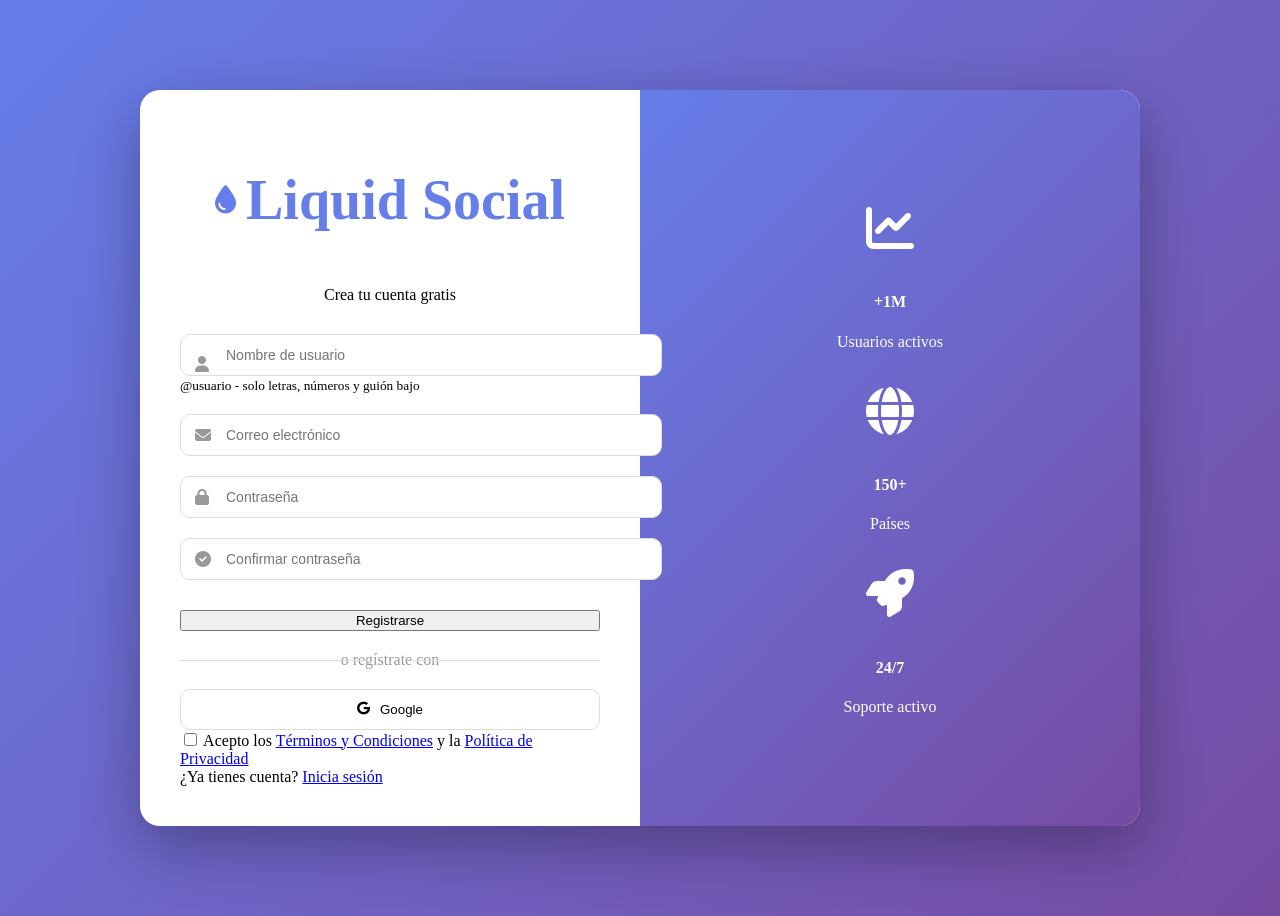
<file: register.html>
<!DOCTYPE html>
<html lang="es">
<head>
    <meta charset="UTF-8">
    <meta name="viewport" content="width=device-width, initial-scale=1.0">
    <title>Regístrate - Liquid Social</title>
    <link rel="stylesheet" href="style.css">
    <link href="https://fonts.googleapis.com/css2?family=Inter:wght@400;500;600;700&display=swap" rel="stylesheet">
    <link rel="stylesheet" href="https://cdnjs.cloudflare.com/ajax/libs/font-awesome/6.4.0/css/all.min.css">
</head>
<body class="auth-page">
    <div class="auth-container">
        <div class="auth-card">
            <div class="auth-header">
                <div class="logo-large">
                    <i class="fas fa-droplet"></i>
                    <h1>Liquid Social</h1>
                </div>
                <p>Crea tu cuenta gratis</p>
            </div>
            
            <form id="registerForm">
                <div class="input-group">
                    <i class="fas fa-user"></i>
                    <input type="text" id="regUsername" placeholder="Nombre de usuario" required>
                    <small class="input-hint">@usuario - solo letras, números y guión bajo</small>
                </div>
                
                <div class="input-group">
                    <i class="fas fa-envelope"></i>
                    <input type="email" id="regEmail" placeholder="Correo electrónico" required>
                </div>
                
                <div class="input-group">
                    <i class="fas fa-lock"></i>
                    <input type="password" id="regPassword" placeholder="Contraseña" required>
                </div>
                
                <div class="input-group">
                    <i class="fas fa-check-circle"></i>
                    <input type="password" id="regConfirmPassword" placeholder="Confirmar contraseña" required>
                </div>
                
                <button type="submit" class="btn-primary btn-block">Registrarse</button>
                
                <div class="divider">
                    <span>o regístrate con</span>
                </div>
                
                <button type="button" class="btn-google" id="googleRegisterBtn">
                    <i class="fab fa-google"></i>
                    Google
                </button>
                
                <div class="terms">
                    <label>
                        <input type="checkbox" id="acceptTerms" required>
                        Acepto los <a href="#" id="termsLink">Términos y Condiciones</a> y la 
                        <a href="#" id="privacyLink">Política de Privacidad</a>
                    </label>
                </div>
            </form>
            
            <div class="auth-footer">
                ¿Ya tienes cuenta? <a href="login.html">Inicia sesión</a>
            </div>
        </div>
        
        <div class="auth-info">
            <div class="info-content">
                <div class="feature-highlight">
                    <i class="fas fa-chart-line"></i>
                    <div>
                        <h4>+1M</h4>
                        <p>Usuarios activos</p>
                    </div>
                </div>
                <div class="feature-highlight">
                    <i class="fas fa-globe"></i>
                    <div>
                        <h4>150+</h4>
                        <p>Países</p>
                    </div>
                </div>
                <div class="feature-highlight">
                    <i class="fas fa-rocket"></i>
                    <div>
                        <h4>24/7</h4>
                        <p>Soporte activo</p>
                    </div>
                </div>
            </div>
        </div>
    </div>
    
    <script src="script.js"></script>
</body>
</html>
</file>
<file: style.css>
/* Estilos adicionales para todas las páginas nuevas */

/* Páginas de autenticación */
.auth-page {
    background: linear-gradient(135deg, #667eea 0%, #764ba2 100%);
    min-height: 100vh;
    display: flex;
    align-items: center;
    justify-content: center;
}

.auth-container {
    display: flex;
    max-width: 1000px;
    width: 90%;
    background: white;
    border-radius: 20px;
    overflow: hidden;
    box-shadow: 0 20px 60px rgba(0,0,0,0.3);
}

.auth-card {
    flex: 1;
    padding: 40px;
}

.auth-info {
    flex: 1;
    background: linear-gradient(135deg, #667eea 0%, #764ba2 100%);
    color: white;
    padding: 40px;
    display: flex;
    align-items: center;
    justify-content: center;
}

.info-content {
    text-align: center;
}

.info-content i {
    font-size: 48px;
    margin: 20px 0;
}

.auth-header {
    text-align: center;
    margin-bottom: 30px;
}

.logo-large {
    display: flex;
    align-items: center;
    justify-content: center;
    gap: 10px;
    font-size: 28px;
    color: #667eea;
}

.input-group {
    position: relative;
    margin-bottom: 20px;
}

.input-group i:first-child {
    position: absolute;
    left: 15px;
    top: 50%;
    transform: translateY(-50%);
    color: #999;
}

.input-group input {
    width: 100%;
    padding: 12px 15px 12px 45px;
    border: 1px solid #ddd;
    border-radius: 10px;
    font-size: 14px;
    transition: all 0.3s;
}

.input-group input:focus {
    border-color: #667eea;
    outline: none;
}

.btn-block {
    width: 100%;
    margin-top: 10px;
}

.btn-google {
    width: 100%;
    padding: 12px;
    border: 1px solid #ddd;
    background: white;
    border-radius: 10px;
    cursor: pointer;
    display: flex;
    align-items: center;
    justify-content: center;
    gap: 10px;
    transition: all 0.3s;
}

.btn-google:hover {
    background: #f5f5f5;
}

.divider {
    text-align: center;
    margin: 20px 0;
    position: relative;
}

.divider::before,
.divider::after {
    content: '';
    position: absolute;
    top: 50%;
    width: 45%;
    height: 1px;
    background: #ddd;
}

.divider::before { left: 0; }
.divider::after { right: 0; }

.divider span {
    background: white;
    padding: 0 10px;
    color: #999;
}

/* Chat/mensajes */
.messages-container {
    display: flex;
    height: calc(100vh - 40px);
    background: white;
    border-radius: 16px;
    overflow: hidden;
}

.conversations-list {
    width: 320px;
    border-right: 1px solid #e0e0e0;
    display: flex;
    flex-direction: column;
}

.conversations-header {
    padding: 20px;
    display: flex;
    justify-content: space-between;
    align-items: center;
    border-bottom: 1px solid #e0e0e0;
}

.search-conversations {
    padding: 15px;
    border-bottom: 1px solid #e0e0e0;
}

.search-conversations input {
    width: 100%;
    padding: 10px;
    border: 1px solid #ddd;
    border-radius: 20px;
}

.conversations {
    flex: 1;
    overflow-y: auto;
}

.conversation-item {
    display: flex;
    align-items: center;
    gap: 12px;
    padding: 15px;
    cursor: pointer;
    transition: background 0.3s;
}

.conversation-item:hover,
.conversation-item.active {
    background: #f0f2f5;
}

.conversation-item img {
    width: 50px;
    height: 50px;
    border-radius: 50%;
}

.conversation-info {
    flex: 1;
}

.conversation-name {
    font-weight: 600;
}

.conversation-preview {
    font-size: 13px;
    color: #666;
}

.chat-area {
    flex: 1;
    display: flex;
    flex-direction: column;
}

.chat-header {
    padding: 15px 20px;
    border-bottom: 1px solid #e0e0e0;
    display: flex;
    align-items: center;
    gap: 15px;
}

.chat-header img {
    width: 45px;
    height: 45px;
    border-radius: 50%;
}

.chat-user-info {
    flex: 1;
}

.chat-user-name {
    font-weight: 600;
}

.chat-user-status {
    font-size: 12px;
    color: #2ecc71;
}

.chat-messages {
    flex: 1;
    padding: 20px;
    overflow-y: auto;
    display: flex;
    flex-direction: column;
    gap: 15px;
}

.message {
    display: flex;
    gap: 10px;
    max-width: 70%;
}

.message.sent {
    align-self: flex-end;
    flex-direction: row-reverse;
}

.message img {
    width: 35px;
    height: 35px;
    border-radius: 50%;
}

.message-content {
    background: #f0f2f5;
    padding: 10px 15px;
    border-radius: 18px;
    position: relative;
}

.message.sent .message-content {
    background: #667eea;
    color: white;
}

.message-time {
    font-size: 10px;
    color: #999;
    margin-top: 5px;
}

.chat-input-area {
    padding: 20px;
    border-top: 1px solid #e0e0e0;
    display: flex;
    gap: 10px;
    align-items: center;
}

.chat-input-area input {
    flex: 1;
    padding: 12px;
    border: 1px solid #ddd;
    border-radius: 25px;
    outline: none;
}

/* Grupos */
.groups-container {
    padding: 20px;
}

.groups-header {
    display: flex;
    justify-content: space-between;
    align-items: center;
    margin-bottom: 20px;
}

.groups-grid {
    display: grid;
    grid-template-columns: repeat(auto-fill, minmax(350px, 1fr));
    gap: 20px;
    margin-top: 20px;
}

.group-card {
    background: white;
    border-radius: 16px;
    overflow: hidden;
    transition: transform 0.3s;
}

.group-card:hover {
    transform: translateY(-5px);
}

.group-cover {
    position: relative;
    height: 150px;
}

.group-cover img {
    width: 100%;
    height: 100%;
    object-fit: cover;
}

.group-members {
    position: absolute;
    bottom: 10px;
    right: 10px;
    background: rgba(0,0,0,0.7);
    color: white;
    padding: 4px 8px;
    border-radius: 20px;
    font-size: 12px;
}

.group-info {
    padding: 15px;
    position: relative;
}

.group-avatar {
    position: absolute;
    top: -30px;
    left: 15px;
    width: 60px;
    height: 60px;
    border-radius: 50%;
    border: 3px solid white;
}

.group-details {
    margin-top: 30px;
}

.group-tags span {
    display: inline-block;
    background: #f0f2f5;
    padding: 4px 8px;
    border-radius: 20px;
    font-size: 11px;
    margin-right: 5px;
}

/* Admin panel */
.admin-container {
    padding: 20px;
}

.admin-stats-grid {
    display: grid;
    grid-template-columns: repeat(auto-fit, minmax(200px, 1fr));
    gap: 20px;
    margin: 20px 0;
}

.admin-stat-card {
    background: white;
    padding: 20px;
    border-radius: 16px;
    display: flex;
    align-items: center;
    gap: 15px;
    box-shadow: 0 2px 4px rgba(0,0,0,0.1);
}

.admin-stat-card i {
    font-size: 40px;
    color: #667eea;
}

.admin-table {
    width: 100%;
    border-collapse: collapse;
    background: white;
    border-radius: 16px;
    overflow: hidden;
}

.admin-table th,
.admin-table td {
    padding: 12px 15px;
    text-align: left;
    border-bottom: 1px solid #e0e0e0;
}

.admin-table th {
    background: #f8f9fa;
    font-weight: 600;
}

/* Configuración */
.settings-container {
    padding: 20px;
}

.settings-sections {
    display: flex;
    gap: 30px;
    background: white;
    border-radius: 16px;
    padding: 20px;
}

.settings-sidebar {
    width: 250px;
    border-right: 1px solid #e0e0e0;
}

.settings-nav {
    display: block;
    width: 100%;
    padding: 12px 15px;
    text-align: left;
    background: none;
    border: none;
    border-radius: 10px;
    cursor: pointer;
    transition: all 0.3s;
}

.settings-nav:hover,
.settings-nav.active {
    background: #f0f2f5;
    color: #667eea;
}

.settings-content {
    flex: 1;
}

.toggle-option {
    display: flex;
    justify-content: space-between;
    align-items: center;
    padding: 15px 0;
    border-bottom: 1px solid #e0e0e0;
}

.switch {
    position: relative;
    display: inline-block;
    width: 50px;
    height: 24px;
}

.switch input {
    opacity: 0;
    width: 0;
    height: 0;
}

.slider {
    position: absolute;
    cursor: pointer;
    top: 0;
    left: 0;
    right: 0;
    bottom: 0;
    background-color: #ccc;
    transition: 0.3s;
    border-radius: 24px;
}

.slider:before {
    position: absolute;
    content: "";
    height: 18px;
    width: 18px;
    left: 3px;
    bottom: 3px;
    background-color: white;
    transition: 0.3s;
    border-radius: 50%;
}

input:checked + .slider {
    background-color: #667eea;
}

input:checked + .slider:before {
    transform: translateX(26px);
}

/* Responsive */
@media (max-width: 768px) {
    .auth-container {
        flex-direction: column;
    }
    
    .messages-container {
        flex-direction: column;
    }
    
    .conversations-list {
        width: 100%;
        height: 300px;
    }
    
    .settings-sections {
        flex-direction: column;
    }
    
    .settings-sidebar {
        width: 100%;
        border-right: none;
        border-bottom: 1px solid #e0e0e0;
        display: flex;
        overflow-x: auto;
    }
}
</file>
